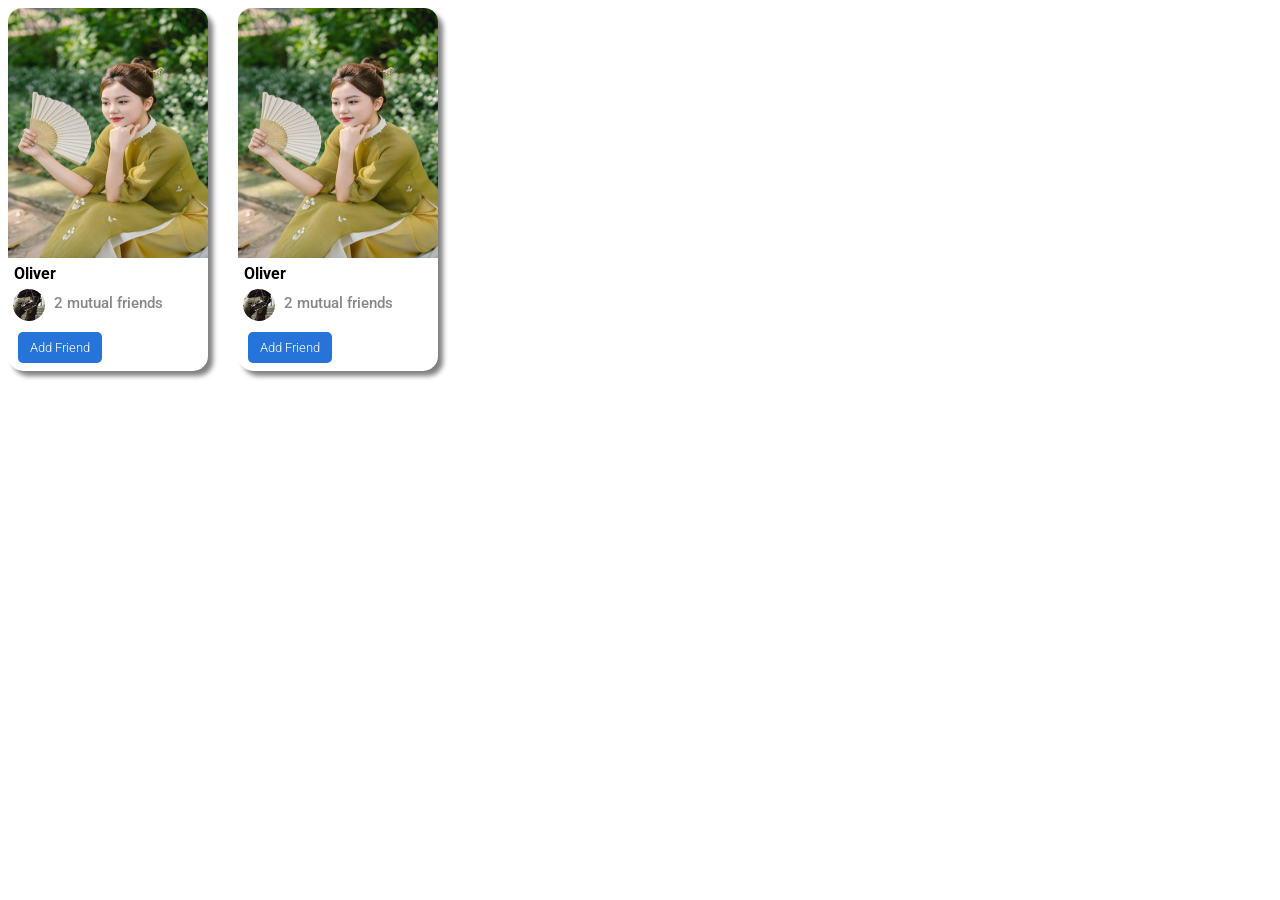
<file: fb.html>
<!DOCTYPE html>
<html lang="en">

<head>
    <meta charset="UTF-8">
    <meta name="viewport" content="width=device-width, initial-scale=1.0">
    <title>Facebook friends cards</title>
    <link rel="preconnect" href="https://fonts.googleapis.com">
    <link rel="preconnect" href="https://fonts.gstatic.com" crossorigin>
    <link href="https://fonts.googleapis.com/css2?family=Roboto:wght@300;500;700&display=swap" rel="stylesheet">
</head>

<body>
    <div class="fb-card">
        <div class="card">
            <div><img class="id-pic" src="thumbnails/img1.jpeg"></div>

            <div class="name">
                <p>Oliver</p>
            </div>
            <div>
                <div class="mutual"><img class="mut" src="thumbnails/img2.jpeg"></div>
                <div class="friends">
                    <p>2 mutual friends</p>
                </div>
            </div>
            <button class="add-button">Add Friend</button>

        </div>
        <div class="card">
            <div><img class="id-pic" src="thumbnails/img1.jpeg"></div>

            <div class="name">
                <p>Oliver</p>
            </div>
            <div>
                <div class="mutual"><img class="mut" src="thumbnails/img2.jpeg"></div>
                <div class="friends">
                    <p>2 mutual friends</p>
                </div>
            </div>
            <button class="add-button">Add Friend</button>

        </div>

    </div>


</body>

</html>
<style>
    p {
        font-family: roboto, Arial;
        margin: 0;
    }

    .card {
        /* display: inline-block; */
        width: 200px;
        border-style: hidden;
        border-radius: 15px;
        border-width: 1px;
        box-shadow: 5px 5px 5px grey;
        padding-bottom: 8px;
        margin-bottom: 15px;
        /* height: 100px; */
    }

    .id-pic {
        width: 100%;
        display: block;
        border-top-right-radius: 14px;
        border-top-left-radius: 14px;
        margin-bottom: 6px;
        height: 250px;
        object-fit:fill;
    }

    .name {
        vertical-align: top;
        font-weight: 700;
        padding-left: 6px;
        margin-top: 0px;
        margin-bottom: 6px;

    }

    .mutual {
        display: inline-block;
        /* border-radius: 50px;
        width: 40px; */
        align-items: center;


    }

    .mut {
        width: 32px;
        height: 32px;
        margin-left: 5px;
        border-radius: 30px;

    }

    .friends {
        display: inline-block;
        vertical-align: top;
        margin-top: 5px;
        margin-left: 5px;
        font-weight: 500;
        font-size: 15px;
        color: rgba(94, 94, 94, 0.744);
    }

    .add-button {
        background-color: rgb(38, 116, 218);
        color: white;
        border-width: 1px;
        padding-top: 8px;
        padding-bottom: 8px;
        padding-left: 12px;
        padding-right: 12px;
        border-radius: 5px;
        border-style: hidden;
        margin-left: 10px;
        margin-top: 7px;
        font-family: roboto;
        font-weight: 300;
    }

    .add-button:hover {
        cursor: pointer;
    }

    .add-button:active {
        background-color: rgb(28, 80, 148)
    }

    .fb-card{
        display: grid;
        grid-template-columns: 230px 230px 230px;
        align-items: center;
    }
</style>
</file>
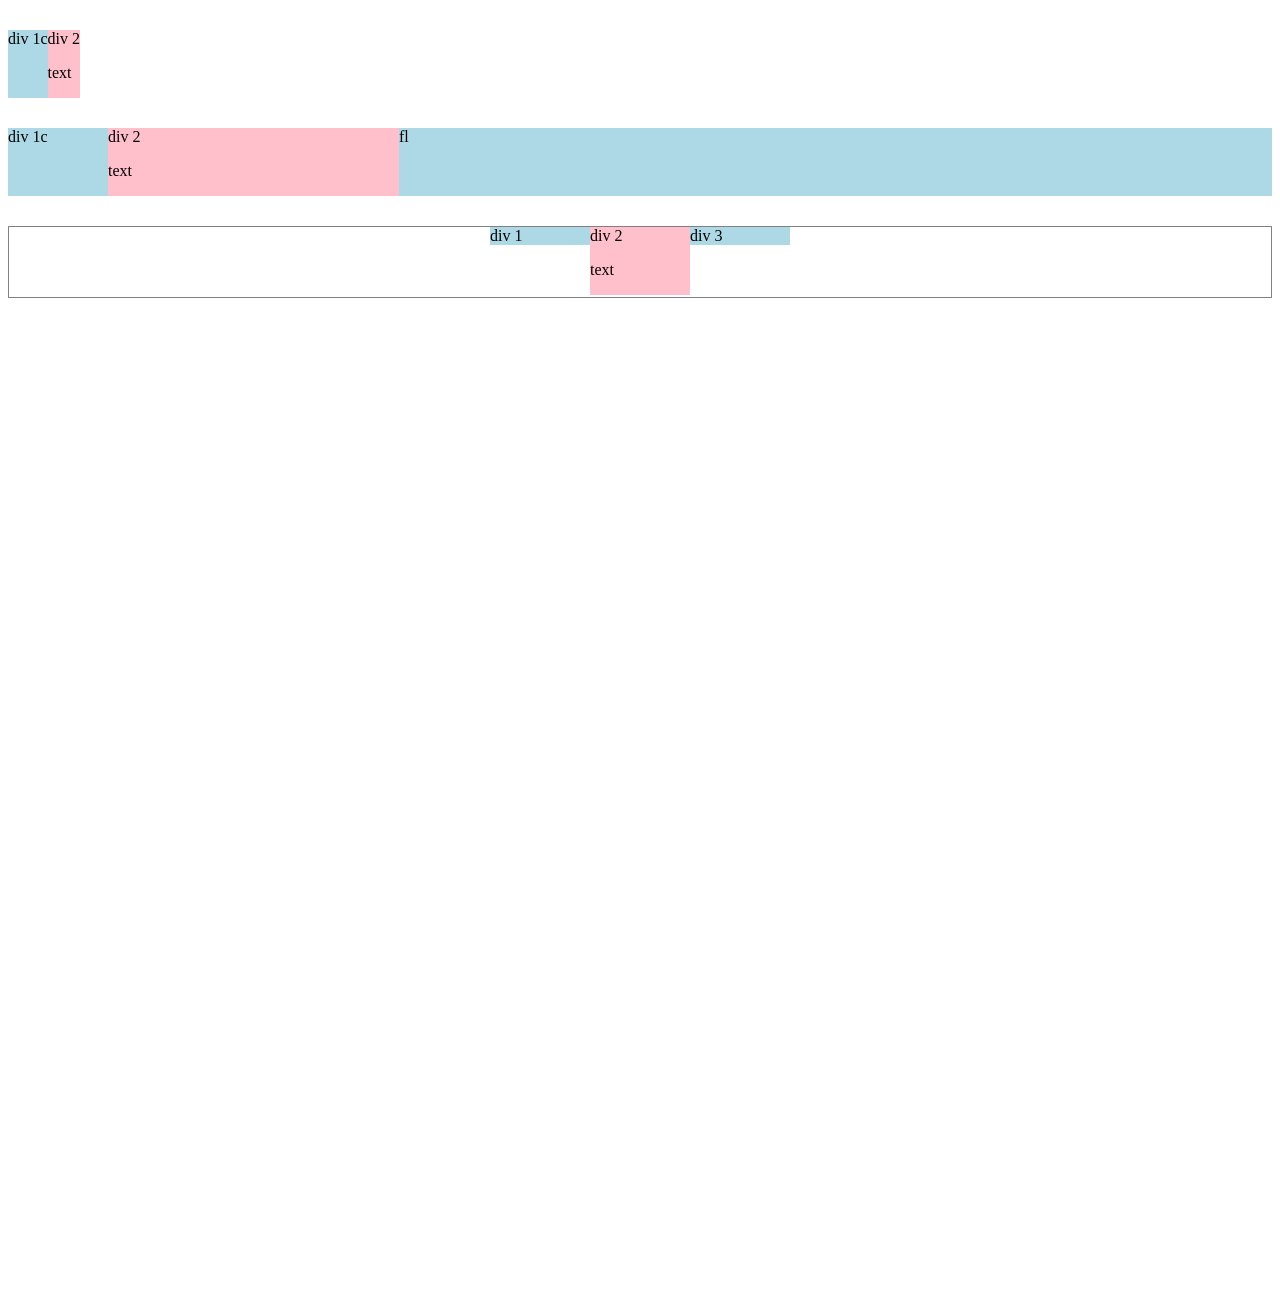
<file: flex.html>
<!DOCTYPE html>
<html lang="en">

<head>
    <meta charset="UTF-8">
    <meta name="viewport" content="width=device-width, initial-scale=1.0">
    <title>Flexbox practice</title>
</head>

<body style="padding-bottom: 1000px;"> 
    <div style="
        display: flex;
        flex-direction: row;
        margin-top: 30px;">
        <div style="background-color: lightblue;">
            div 1c
        </div>
        <div style="background-color:pink;">
            div 2<p>text</p>
        </div>
    </div>
    <div style="
        display: flex;
        flex-direction: row;
        margin-top: 30px;">
        <div style="background-color: lightblue;
    width: 100px;
    ">
            div 1c
        </div>
        <div style="background-color:pink;
    flex:1">
            div 2<p>text</p>
        </div>
        <div style="background-color: lightblue;
    flex:3;
    ">
            fl
        </div>
    </div>

    <div style="
        display: flex;
        flex-direction: row;
        justify-content: center;
        align-items:  start;
        margin-top: 30px;
        height: 70px;
        border-width: 1px;
        border-style: solid;
        border-color: grey;">
        <div style="background-color: lightblue;
    width: 100px;
    ">
            div 1
        </div>
        <div style="background-color:pink;
    width:100px;">
            div 2<p>text</p>
        </div>
        <div style="background-color: lightblue;
    width:100px;
    ">
            div 3
        </div>
    </div>



</body>

</html>
</file>
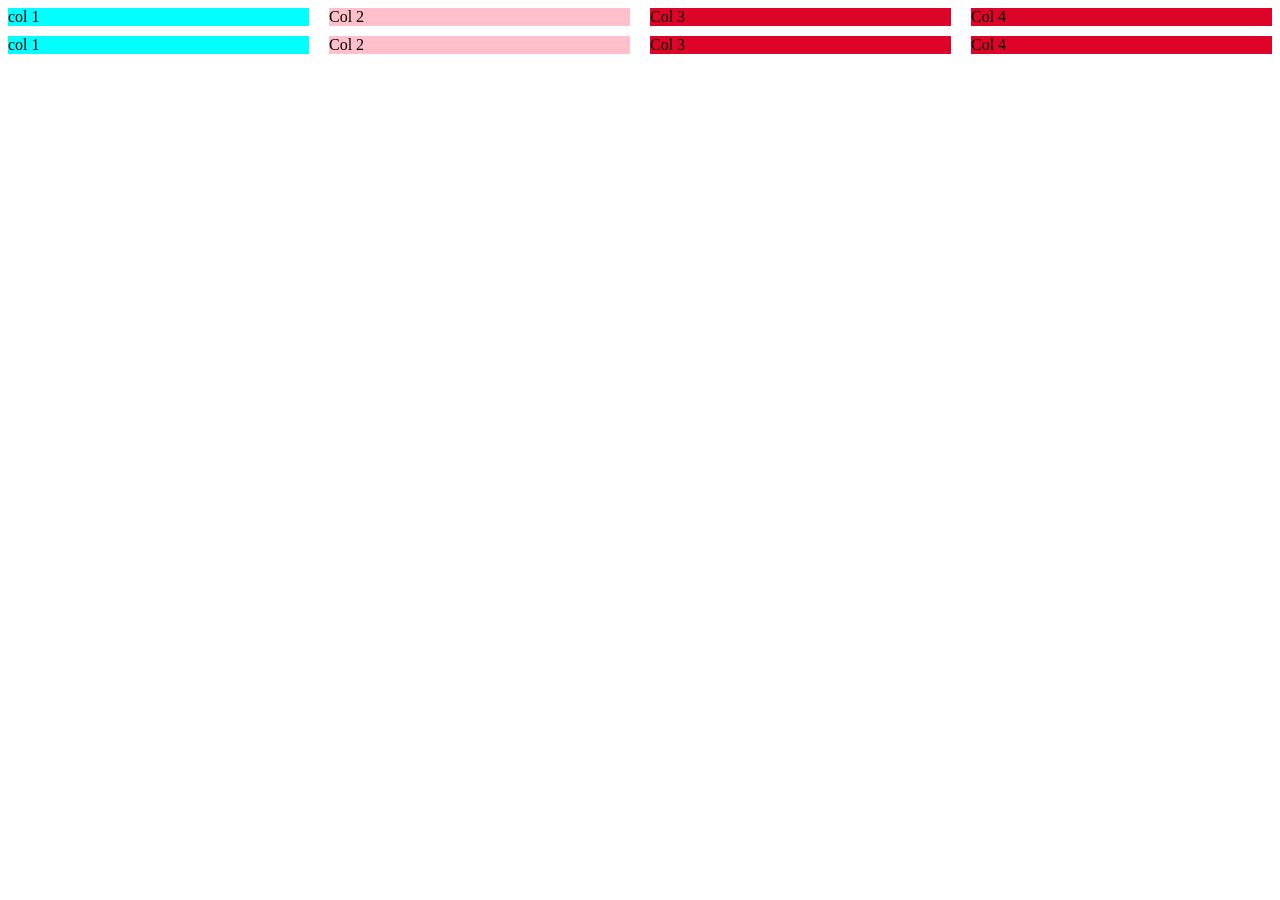
<file: grid.html>
<!DOCTYPE html>
<html lang="en">

<head>
    <meta charset="UTF-8">
    <meta name="viewport" content="width=device-width, initial-scale=1.0">
    <title>Grid Practice</title>
</head>

<body>
    <div style="display: grid;
    grid-template-columns: 1fr 1fr 1fr 1fr;
    row-gap: 10px;
    column-gap: 20px;
    ">
        <div style="background-color: aqua;">col 1</div>
        <div style="background-color: pink;">Col 2</div>
        <div style="background-color: rgb(222, 4, 40);">Col 3</div>
        <div style="background-color: rgb(222, 4, 40);">Col 4</div>
        <div style="background-color: aqua;">col 1</div>
        <div style="background-color: pink;">Col 2</div>
        <div style="background-color: rgb(222, 4, 40);">Col 3</div>
        <div style="background-color: rgb(222, 4, 40);">Col 4</div>
      
    </div>
</body>

</html>
</file>
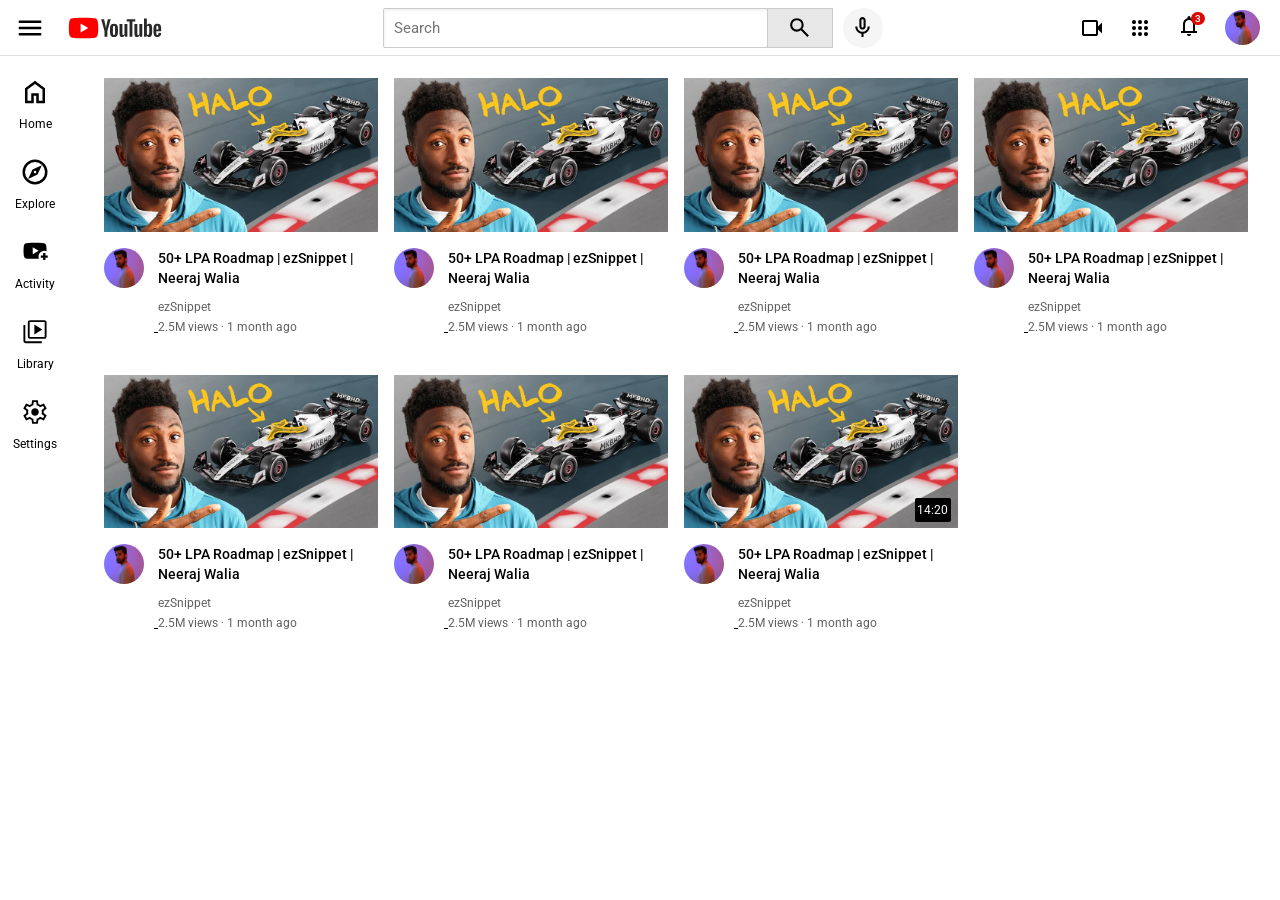
<file: youtube.html>
<!DOCTYPE html>
<html lang="en">

<head>
    <link rel="stylesheet" href="/styles/video.css">
    <link rel="stylesheet" href="/styles/header.css">
    <link rel="stylesheet" href="/styles/sidebar.css">
    <link rel="stylesheet" href="/styles/general.css">
    <meta charset="UTF-8">
    <meta name="viewport" content="width=device-width, initial-scale=1.0">
    <title>YouTube clone</title>
    <link rel="preconnect" href="https://fonts.googleapis.com">
    <link rel="preconnect" href="https://fonts.gstatic.com" crossorigin>
    <link href="https://fonts.googleapis.com/css2?family=Roboto:wght@400;500;700&display=swap" rel="stylesheet">
</head>

<body>

    <div class="header">
        <div class="left-section">
            <img class="hamburger-menu" src="icons/hamburger-menu.svg" alt="">
            <img class="yt-logo" src="icons/yt-logo.svg" alt="">
        </div>


        <div class="middle-section">

            <input class="search-bar" type="text" placeholder="Search">

            <button class="search-button">
                <img class="search-icon" src="icons/search-icon.svg" alt="">
                <div class="tooltip">Search</div>
            </button>
            <button class="voice-search-button">
                <img class="voice-icon" src="icons/mic-icon.svg" alt="">
                <div class="tooltip">voice search</div>

            </button>
        </div>



        <div class="right-section">

            <img class="upload-icon" src="icons\videocam_FILL0_wght400_GRAD0_opsz24.svg" alt="">
            <img class="apps-grid" src="icons\grid.svg" alt="">
           <div class="noti">
            <img class="notification" src="icons\bell.svg" alt="">
            <div class="notification-count">3</div>
        </div>
            <img class="user-icon" src="thumbnails\ezsnippet.jpg" alt="">
        </div>
    </div>

    <div class="sidebar">

     <div class="sidebar-link">
        <img src="icons/home.svg" alt="">
        <div>Home</div>
    </div>
    <div class="sidebar-link">
        <img src="icons/explore.svg" alt="">
        <div>Explore</div>
    </div>
    <div class="sidebar-link">
        <img src="icons/youtube_activity.svg" alt="">
        <div>Activity</div>
    </div>
    <div class="sidebar-link">
        <img src="icons/video_library.svg" alt="">
        <div>Library</div>
    </div>
    <div class="sidebar-link">
        <img src="icons/settings.svg" alt="">
        <div>Settings</div>
     </div>






    </div>

    <div class="video-grid">
        <div class="video-preview">
            <div class="thumbnail-row"> <img class="thumbnail" src="/thumbnails/halo.webp">
            </div>
            <div>
                <div class="channel-pic"><img class="profile-pic" src="thumbnails/ezsnippet.jpg" alt=""></div>
                <div class="video-info">
                    <p class="video-title">50+ LPA Roadmap | ezSnippet | Neeraj Walia</p>

                    <p class="creater-name">ezSnippet</p>
                    <p class="stats">2.5M views &#183; 1 month ago</p>
                </div>


            </div>



        </div>
        <div class="video-preview">
            <div class="thumbnail-row"> <img class="thumbnail" src="/thumbnails/halo.webp">
            </div>
            <div>
                <div class="channel-pic"><img class="profile-pic" src="thumbnails/ezsnippet.jpg" alt=""></div>
                <div class="video-info">
                    <p class="video-title">50+ LPA Roadmap | ezSnippet | Neeraj Walia</p>

                    <p class="creater-name">ezSnippet</p>
                    <p class="stats">2.5M views &#183; 1 month ago</p>
                </div>


            </div>



        </div>
        <div class="video-preview">
            <div class="thumbnail-row"> <img class="thumbnail" src="/thumbnails/halo.webp">
            </div>
            <div>
                <div class="channel-pic"><img class="profile-pic" src="thumbnails/ezsnippet.jpg" alt=""></div>
                <div class="video-info">
                    <p class="video-title">50+ LPA Roadmap | ezSnippet | Neeraj Walia</p>

                    <p class="creater-name">ezSnippet</p>
                    <p class="stats">2.5M views &#183; 1 month ago</p>
                </div>


            </div>



        </div>
        <div class="video-preview">
            <div class="thumbnail-row"> <img class="thumbnail" src="/thumbnails/halo.webp">
            </div>
            <div>
                <div class="channel-pic"><img class="profile-pic" src="thumbnails/ezsnippet.jpg" alt=""></div>
                <div class="video-info">
                    <p class="video-title">50+ LPA Roadmap | ezSnippet | Neeraj Walia</p>

                    <p class="creater-name">ezSnippet</p>
                    <p class="stats">2.5M views &#183; 1 month ago</p>
                </div>


            </div>



        </div>
        <div class="video-preview">
            <div class="thumbnail-row"> <img class="thumbnail" src="/thumbnails/halo.webp">
            </div>
            <div>
                <div class="channel-pic"><img class="profile-pic" src="thumbnails/ezsnippet.jpg" alt=""></div>
                <div class="video-info">
                    <p class="video-title">50+ LPA Roadmap | ezSnippet | Neeraj Walia</p>

                    <p class="creater-name">ezSnippet</p>
                    <p class="stats">2.5M views &#183; 1 month ago</p>
                </div>


            </div>



        </div>
        <div class="video-preview">
            <div class="thumbnail-row"> <img class="thumbnail" src="/thumbnails/halo.webp">
            </div>
            <div>
                <div class="channel-pic"><img class="profile-pic" src="thumbnails/ezsnippet.jpg" alt=""></div>
                <div class="video-info">
                    <p class="video-title">50+ LPA Roadmap | ezSnippet | Neeraj Walia</p>

                    <p class="creater-name">ezSnippet</p>
                    <p class="stats">2.5M views &#183; 1 month ago</p>
                </div>


            </div>



        </div>
        <div class="video-preview">
            <div class="thumbnail-row"> <img class="thumbnail" src="/thumbnails/halo.webp">
                <div class="video-time">14:20</div>
            </div>
            <div>
                <div class="channel-pic"><img class="profile-pic" src="thumbnails/ezsnippet.jpg" alt=""></div>
                <div class="video-info">
                    <p class="video-title">50+ LPA Roadmap | ezSnippet | Neeraj Walia</p>

                    <p class="creater-name">ezSnippet</p>
                    <p class="stats">2.5M views &#183; 1 month ago</p>
                </div>


            </div>



        </div>

    </div>
</body>

</html>
</file>
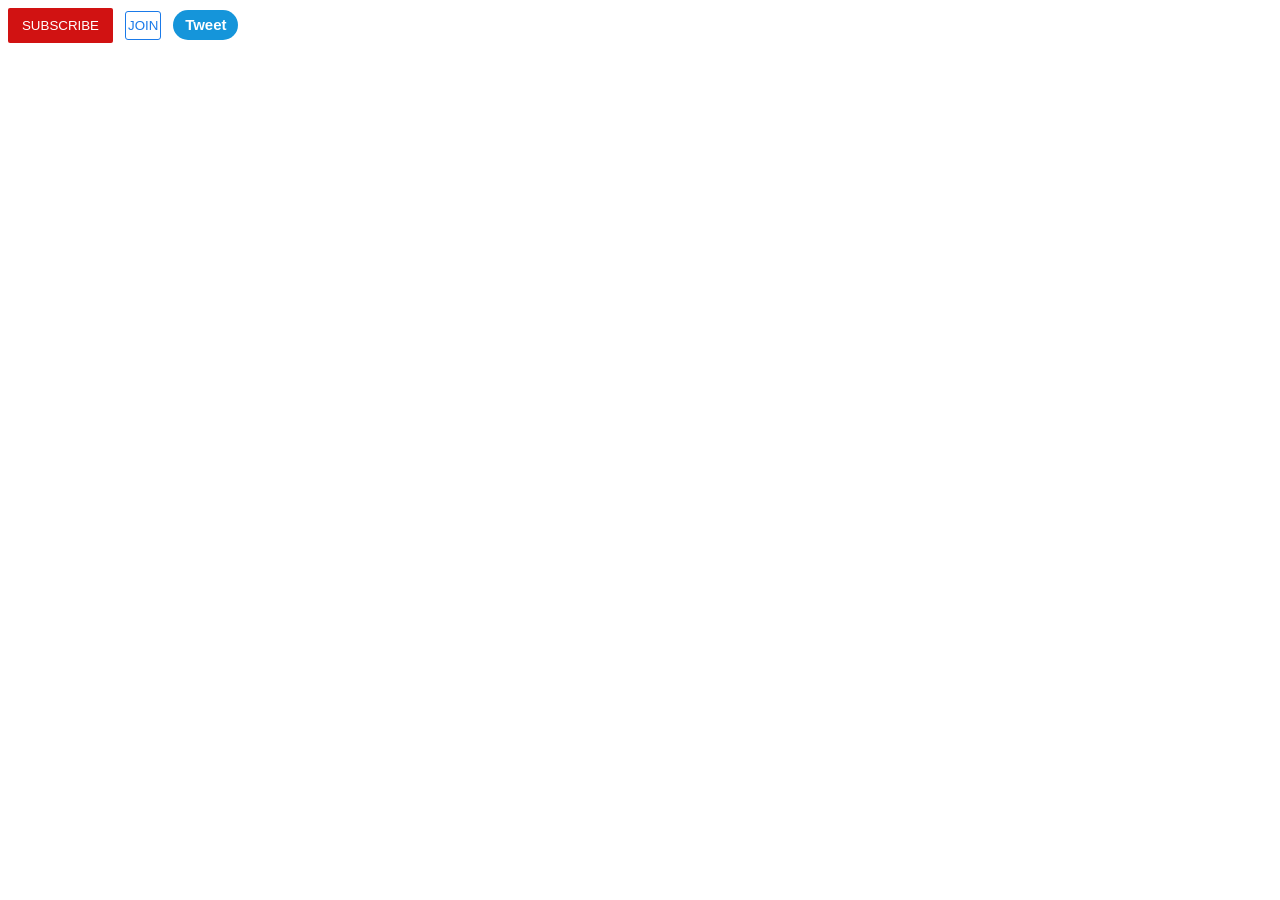
<file: intro/buttons.html>
<!DOCTYPE html>
<html lang="en">

<head>
    <meta charset="UTF-8">
    <meta name="viewport" content="width=device-width, initial-scale=1.0">
    <title>Buttons</title>

    <link rel="stylesheet" href="styles/buttons.css">


</head>

<body>
    <button class="subscribe-button">SUBSCRIBE</button>
    <button class="join-button">JOIN</button>
    <button class="tweet-button">Tweet</button>
</body>

</html>
</file>
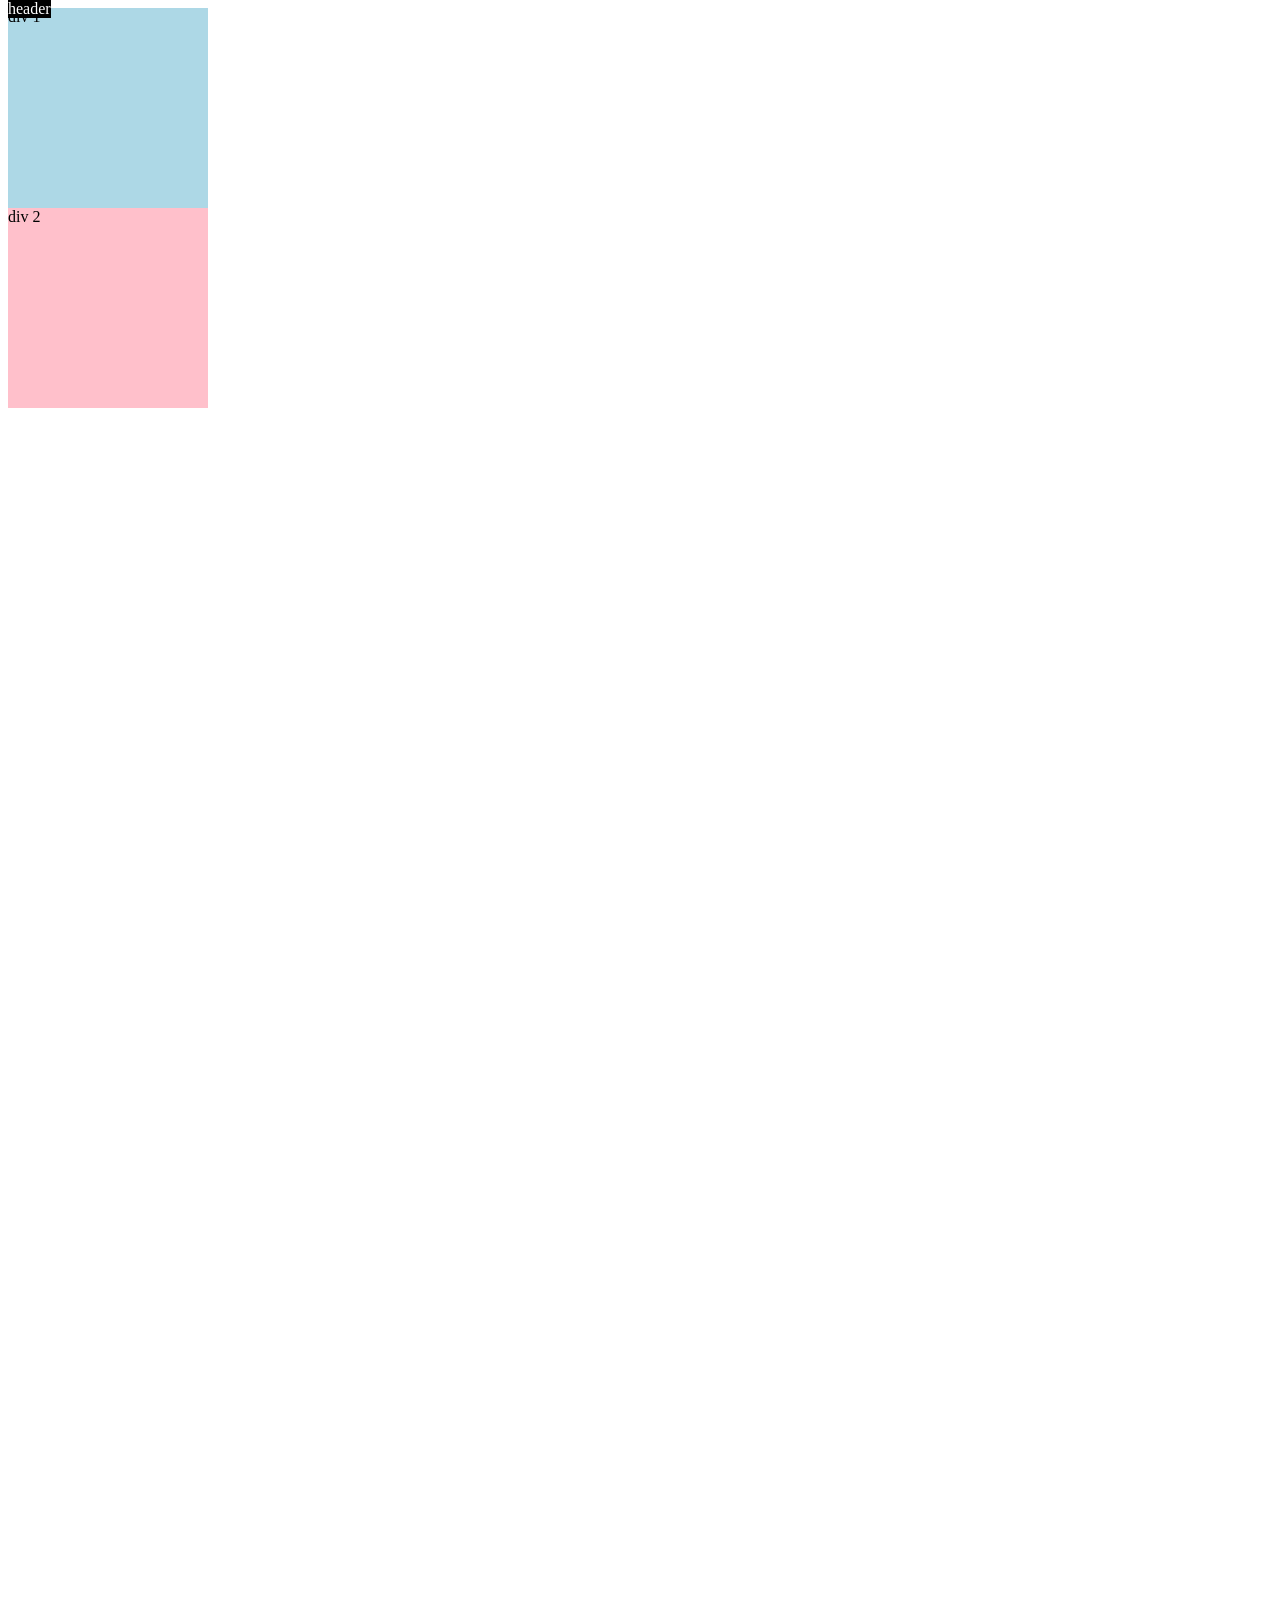
<file: intro/position.html>
<!DOCTYPE html>
<html lang="en">

<head>
    <meta charset="UTF-8">
    <meta name="viewport" content="width=device-width, initial-scale=1.0">
    <title>CSS position</title>
</head>

<body style="height: 3000px;">

    <div style="background-color: black;
    color: white;
    position: fixed;
    top: 0px;
    
    ">
    
    header</div>


    <div style="
        background-color: lightblue;
        height: 200px;
        width: 200px;
        position: static;
        ">div 1</div>
    <div style="
    background-color: pink;
    height: 200px;
    width: 200px;
    ">div 2</div>
</body>

</html>
</file>
<file: styles/video.css>
p{
  font-family: Roboto, Arial;
  margin-top:0;
  margin-bottom:0;
}

.thumbnail {
  width: 100%;
  /* display: block; */

}


.video-title{
  margin-top: 0;
  font-size: 14px;
  font-weight: 500;
  line-height: 20px;
  margin-bottom: 12px;
}

/* .video-preview{ */
  /* width: 300px; */
  /* display: inline-block; */
  /* vertical-align: top; */
  /* margin-right: 15px; */
/* } */
  
.channel-pic{
  display: inline-block;
  vertical-align: top;
  width: 50px;
}
.video-info{
  display: inline-block;
  width: 200px;
}
.profile-pic{
  border-radius: 50px;
  width: 40px;
}
.thumbnail-row{
  margin-bottom: 12px;
  position: relative;
}

.creater-name,
.stats{
  font-size: 12px;
  color:rgb(96,96,96);
}

.creater-name{
  margin-bottom: 6px;
}


.video-grid{
  display: grid;
  grid-template-columns: 1fr 1fr 1fr;
  column-gap: 16px;
  row-gap: 40px;
  text-decoration: underline;
}

@media (max-width: 750px){
  .video-grid{    
    grid-template-columns: 1fr 1fr;
  }
}
@media (min-width:1000px){
  .video-grid{
    grid-template-columns: 1fr 1fr 1fr 1fr;
  }
}

@media  (min-width:751px) and(max-width:999px){
  .video-grid{
    grid-template-columns: 1fr 1fr 1fr;
  }
}
  


.video-time{
  font-family: roboto, Arial;
  font-size: 12px;
  font-weight: 400;
  background-color: black;
  color: white;
  position:absolute;
  padding-left: 2px;
  padding-right: 3px;
  padding-top: 5px;
  padding-bottom: 5px;
  border-radius: 2px;
  right: 7px;
  bottom: 10px;
}
</file>
<file: styles/header.css>
.header {
    height: 55px;
    display: flex;
    flex-direction: row;
    justify-content: space-between;
    border-bottom-width: 1px;
    border-bottom-style: solid;
    border-color: rgb(221, 221, 221);
    position: fixed;
    top: 0px;
    left: 0px;
    right: 0px;
    background-color: white;
    /* opacity: 0.9; */
    z-index: 100;
}

.left-section {
    /* background-color: lightblue; */
    width: 150px;
    align-items: center;
    display: flex;
}

.middle-section {

    flex: 1;
    margin-left: 70px;
    margin-right: 35px;
    max-width: 500px;
    display: flex;
    align-items: center;
}



.hamburger-menu {
    height: 30px;
    align-items: center;
    margin-left: 15px;
    margin-right: 10px;
}

.yt-logo {
    height: 80px;

}


.search-bar {
    height: 36px;
    flex: 1;
    font-size: 16px;
    padding-left: 10px;
    /* border-width: 1px;
    border-style: solid;
    border-color: rgb(204, 202, 202); */
    border: 1px solid rgb(204, 202, 202);
    border-radius: 2px;
    box-shadow: inset 1px 2px 3px rgba(0, 0, 0, 0.05);
    width: 20px;

}

.search-bar::placeholder {
    font-family: Roboto, Arial;
    font-size: 15px;
}

.search-button {
    height: 40px;
    width: 66px;
    border-width: 1px;
    border-style: solid;
    background-color: rgb(231, 231, 231);
    border-color: rgb(204, 202, 202);
    margin-left: -1px;

    position: relative;
}

.search-button .tooltip ,
.voice-search-button .tooltip{
    position: absolute;
    background-color: grey;
    color: white;
    padding-top: 4px;
    padding-bottom: 4px;
    padding-left: 8px;
    padding-right: 8px;
    opacity: 0;
    bottom: -30px;
    transition: opacity 0.15s;
    pointer-events: none;
    white-space: nowrap;
}

.search-button:hover .tooltip,
.voice-search-button:hover .tooltip {
    opacity: 1;
}

.search-icon {
    height: 25px;
    /* margin-top: 2px; */
}

.voice-search-button {
    height: 40px;
    width: 40px;
    margin-left: 10px;
    border-radius: 20px;
    border-width: 1px;
    border-style: none;
    background-color: rgb(245, 245, 245);
    position: relative;

}
.search-button,
.voice-search-button{
    position: relative;
    display: flex;
    align-items: center;
    justify-content: center;
}
.voice-icon {
    height: 25px;
    /* margin-top: 4px; */
}

.right-section {
    /* background-color: blue; */
    width: 180px;
    display: flex;
    align-items: center;
    justify-content: space-between;
    margin-right: 20px;
    flex-shrink: 0;
}

.upload-icon {
    height: 24px
}

.apps-grid {
    height: 24px;
}

.notification {
    height: 24px;
}

.user-icon {
    height: 35px;
    border-radius: 18px;
}

.noti {
    position: relative;
}

.notification-count {
    background-color: rgb(219, 6, 6);
    color: white;
    padding-left: 4px;
    padding-right: 4px;
    padding-top: 1px;
    padding-bottom: 1px;
    border-radius: 9px;
    text-align: center;
    position: absolute;
    top: -2px;
    right: -4px;
    font-size: 10px;
    font-family: roboto, Arial;
    font-weight: 500;
}
</file>
<file: styles/sidebar.css>
.sidebar{
    position: fixed;
    width: 70px;
    /* background-color: green; */
    top:56px;
    left: 0px;
    bottom: 0px;
    z-index: 150;
    padding-top: 5px;
}

.sidebar-link{
    height:80px;
    display: flex;
    flex-direction: column;
    justify-content: center;
    align-items: center;

    
}
.sidebar-link:hover{
    background-color: rgb(236, 235, 235);
    cursor: pointer;
}

.sidebar-link img{
    height: 30px;
    padding-top: 5px;
    padding-bottom: 5px;
    margin-bottom: 5px;

}
.sidebar-link div{
    font-family: roboto,Arial;
    font-size:12px;
    /* margin-bottom: 50px; */


}
</file>
<file: styles/general.css>
p{
    font-family: Roboto, Arial;
    margin-top:0;
    margin-bottom:0;
  }
body{
    padding-left: 96px;
    padding-top: 70px;
    padding-right: 24px;
    background-color: white;
}
</file>
<file: intro/styles/buttons.css>
.subscribe-button{
    background-color: rgb(209, 18, 18);
    color: white;
    border: none;
    height: 35px;
    width: 105px;
    border-radius: 2px;
    cursor: pointer;
    margin-right: 8px;
    transition: opacity .15s;
}
.subscribe-button:hover{
    opacity: .8;
}
.subscribe-button:active{
    opacity: .5;
}



.join-button{
    background-color: rgb(255, 255, 255);
    color: rgb(26, 122, 233);
    border-radius: 3px;
    /* height: 35px;
    width: 65px; */
    padding-left: 2px;
    padding-top:6px;
    padding-bottom:6px;
    padding-right: 2px;
    border-color: rgb(26, 122, 233);
    border-style: solid;
    border-width: 1px;
    margin-right: 8px;
    cursor: pointer;
    transition: background-color .25s, color .25s;
}

.join-button:hover{
    background-color: blue;
    color:white;

}
.join-button:active{
    opacity: .7;

}


.tweet-button{
    background-color: rgb(21, 149, 218);
    border-radius: 18px;
    color: white;
    height: 30px;
    width: 65px;
    border-width: 0px;
    font-weight: bold;
    font-size: 15px;
    cursor: pointer;
    transition: box-shadow .15s;
}

.tweet-button:hover{
    box-shadow: 5px 5px 10px rgba(0,0,0,0.15);
}
</file>
